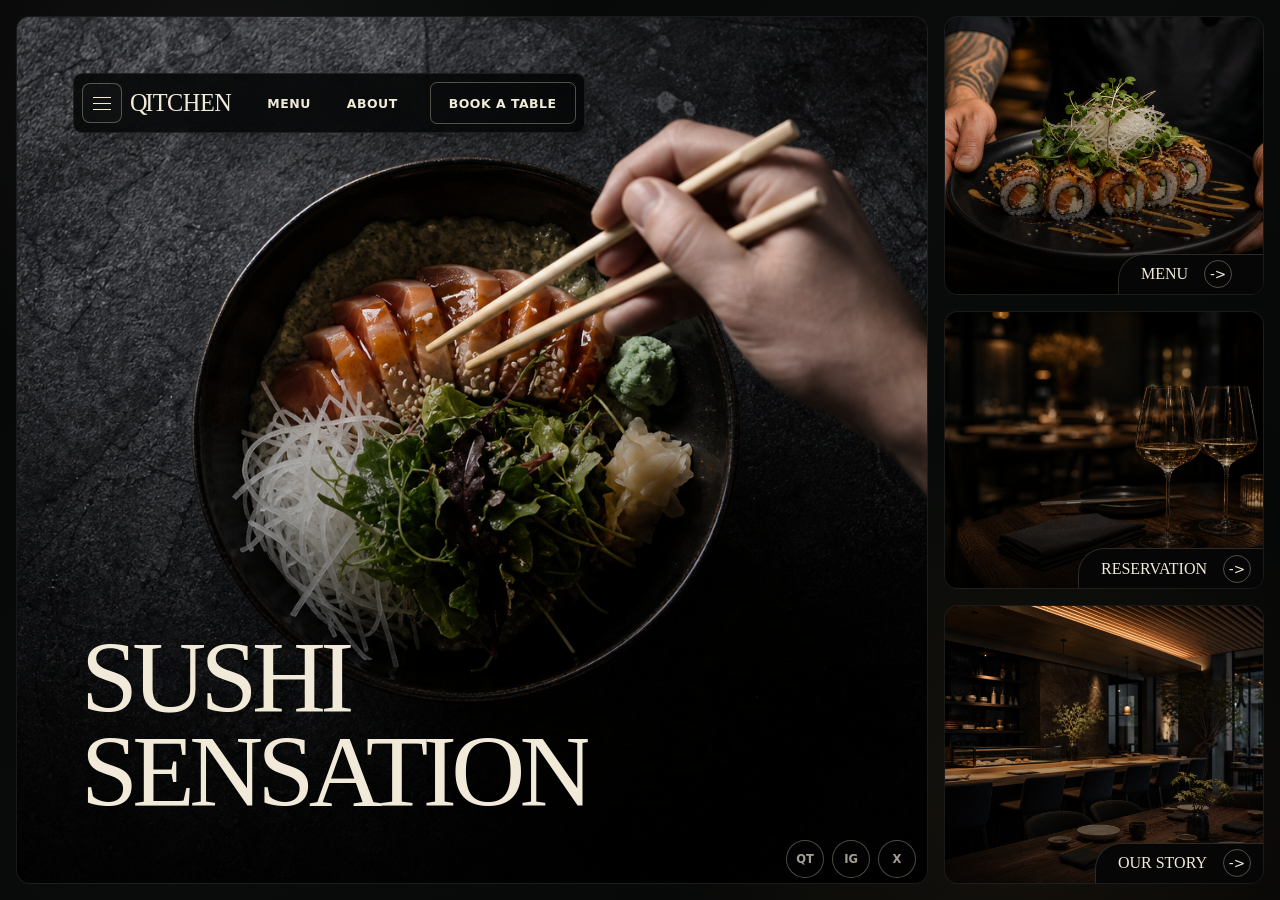
<file: outputs/qitchen-site/index.html>
<!doctype html>
<html lang="en">
  <head>
    <meta charset="utf-8">
    <meta name="viewport" content="width=device-width, initial-scale=1">
    <title>Qitchen - Sushi Restaurant</title>
    <meta name="description" content="A dark editorial sushi restaurant website inspired by the Qitchen Framer template.">
    <link rel="stylesheet" href="styles.css">
  </head>
  <body>
    <main class="site-shell home-layout">
      <section class="media-panel home-hero" aria-label="Qitchen sushi sensation">
        <header class="topbar">
          <button class="menu-toggle" type="button" aria-label="Open navigation" aria-expanded="false"><span></span></button>
          <a class="brand" href="./" aria-label="Qitchen home">QITCHEN</a>
          <nav class="nav-links" aria-label="Primary navigation">
            <a href="menu/">Menu</a>
            <a href="about/">About</a>
            <a class="book-link" href="reservation/">Book a Table</a>
          </nav>
        </header>
        <img src="assets/hero-sushi.png" alt="Sushi bowl with chopsticks on dark stone">
        <h1 class="headline">Sushi<br>Sensation</h1>
      </section>

      <aside class="tile-rail" aria-label="Featured sections">
        <a class="tile" href="menu/">
          <img src="assets/rolls-plated.png" alt="Chef presenting sushi rolls on a black plate">
          <span class="tile-label">Menu <span>-></span></span>
        </a>
        <a class="tile" href="reservation/">
          <img src="assets/reservation-table.png" alt="Fine dining table with wine glasses">
          <span class="tile-label">Reservation <span>-></span></span>
        </a>
        <a class="tile" href="about/">
          <img src="assets/restaurant-interior.png" alt="Modern sushi restaurant interior">
          <span class="tile-label">Our Story <span>-></span></span>
        </a>
      </aside>
    </main>

    <div class="social-dock" aria-label="Social links">
      <a href="#" aria-label="Qitchen profile">QT</a>
      <a href="#" aria-label="Instagram">IG</a>
      <a href="#" aria-label="Close">X</a>
    </div>
    <script src="script.js"></script>
  </body>
</html>
</file>
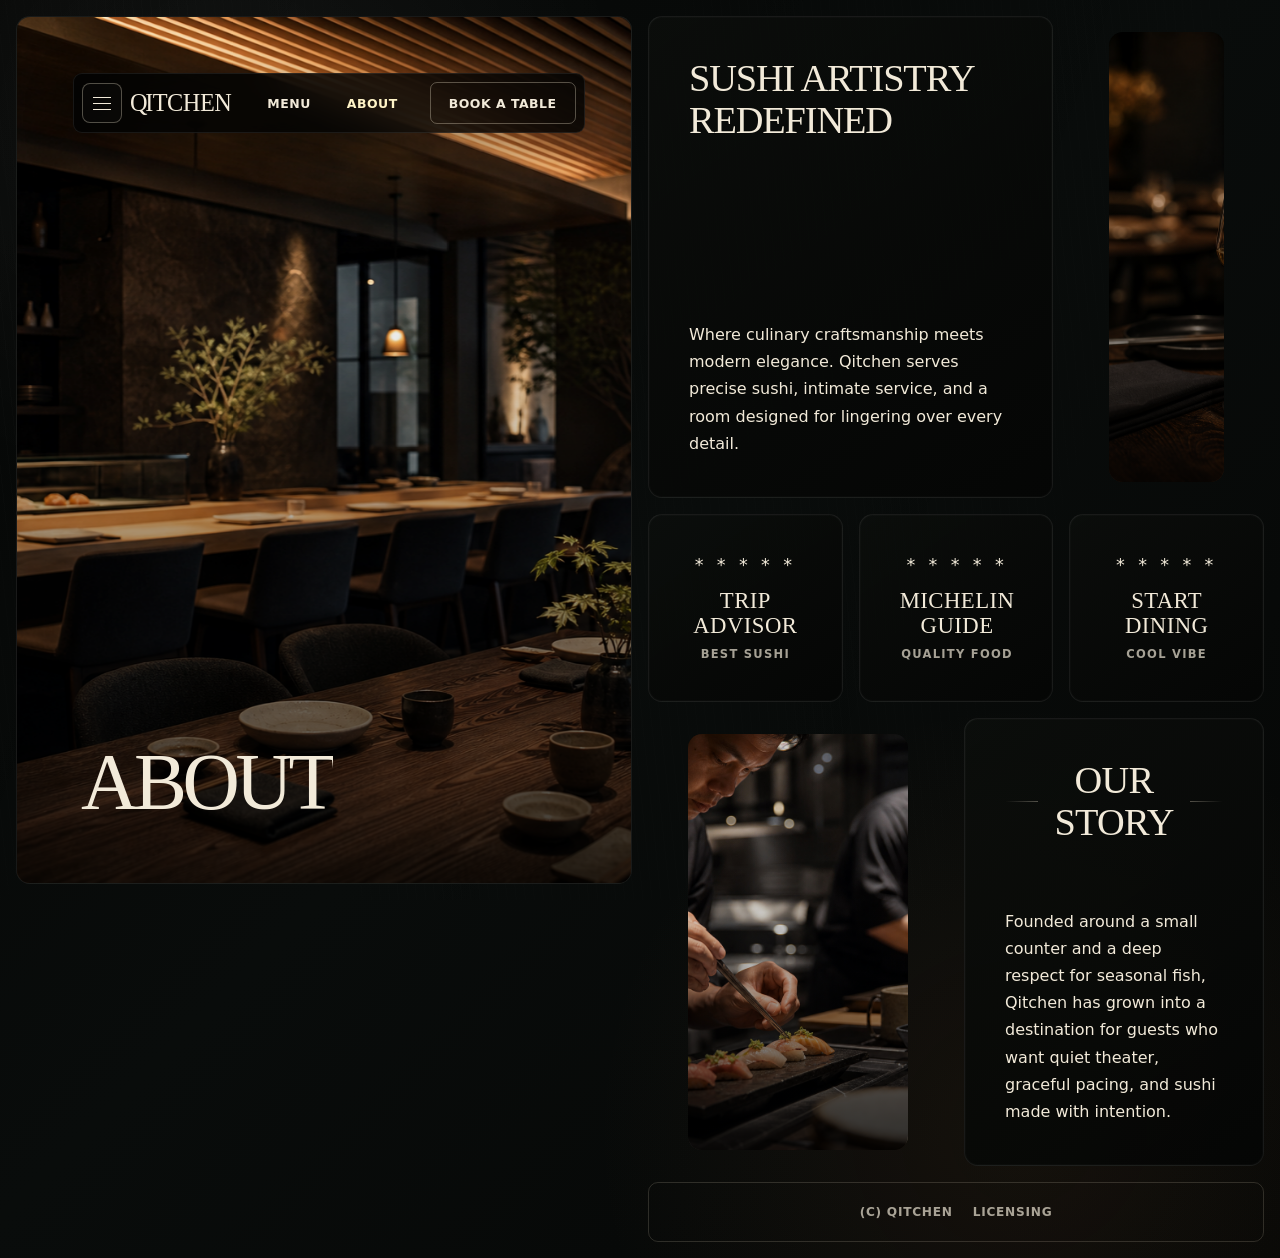
<file: outputs/qitchen-site/about/index.html>
<!doctype html>
<html lang="en">
  <head>
    <meta charset="utf-8">
    <meta name="viewport" content="width=device-width, initial-scale=1">
    <title>About - Qitchen</title>
    <meta name="description" content="Learn about Qitchen's modern sushi craft, awards, and story.">
    <link rel="stylesheet" href="../styles.css">
  </head>
  <body>
    <main class="site-shell about-layout">
      <section class="media-panel side-hero" aria-label="About Qitchen">
        <header class="topbar">
          <button class="menu-toggle" type="button" aria-label="Open navigation" aria-expanded="false"><span></span></button>
          <a class="brand" href="../" aria-label="Qitchen home">QITCHEN</a>
          <nav class="nav-links" aria-label="Primary navigation">
            <a href="../menu/">Menu</a>
            <a href="../about/" aria-current="page">About</a>
            <a class="book-link" href="../reservation/">Book a Table</a>
          </nav>
        </header>
        <img src="../assets/restaurant-interior.png" alt="Warm modern sushi restaurant interior">
        <h1 class="headline">About</h1>
      </section>

      <section class="about-board" aria-label="Qitchen story">
        <article class="info-card">
          <h1>Sushi Artistry Redefined</h1>
          <p>Where culinary craftsmanship meets modern elegance. Qitchen serves precise sushi, intimate service, and a room designed for lingering over every detail.</p>
        </article>

        <figure class="image-card tall">
          <img src="../assets/reservation-table.png" alt="Wine glasses on an intimate dining table">
        </figure>

        <article class="award-card">
          <div class="stars">* * * * *</div>
          <strong>Trip Advisor</strong>
          <span>Best Sushi</span>
        </article>
        <article class="award-card">
          <div class="stars">* * * * *</div>
          <strong>Michelin Guide</strong>
          <span>Quality Food</span>
        </article>
        <article class="award-card">
          <div class="stars">* * * * *</div>
          <strong>Start Dining</strong>
          <span>Cool Vibe</span>
        </article>

        <figure class="image-card story-image">
          <img src="../assets/chef-prep.png" alt="Chefs plating sushi in a dark kitchen">
        </figure>

        <article class="story-card">
          <h2 class="ornament-title">Our Story</h2>
          <p>Founded around a small counter and a deep respect for seasonal fish, Qitchen has grown into a destination for guests who want quiet theater, graceful pacing, and sushi made with intention.</p>
        </article>

        <footer class="footer-card">
          <span>(C) Qitchen</span>
          <span>Licensing</span>
        </footer>
      </section>
    </main>
    <script src="../script.js"></script>
  </body>
</html>
</file>
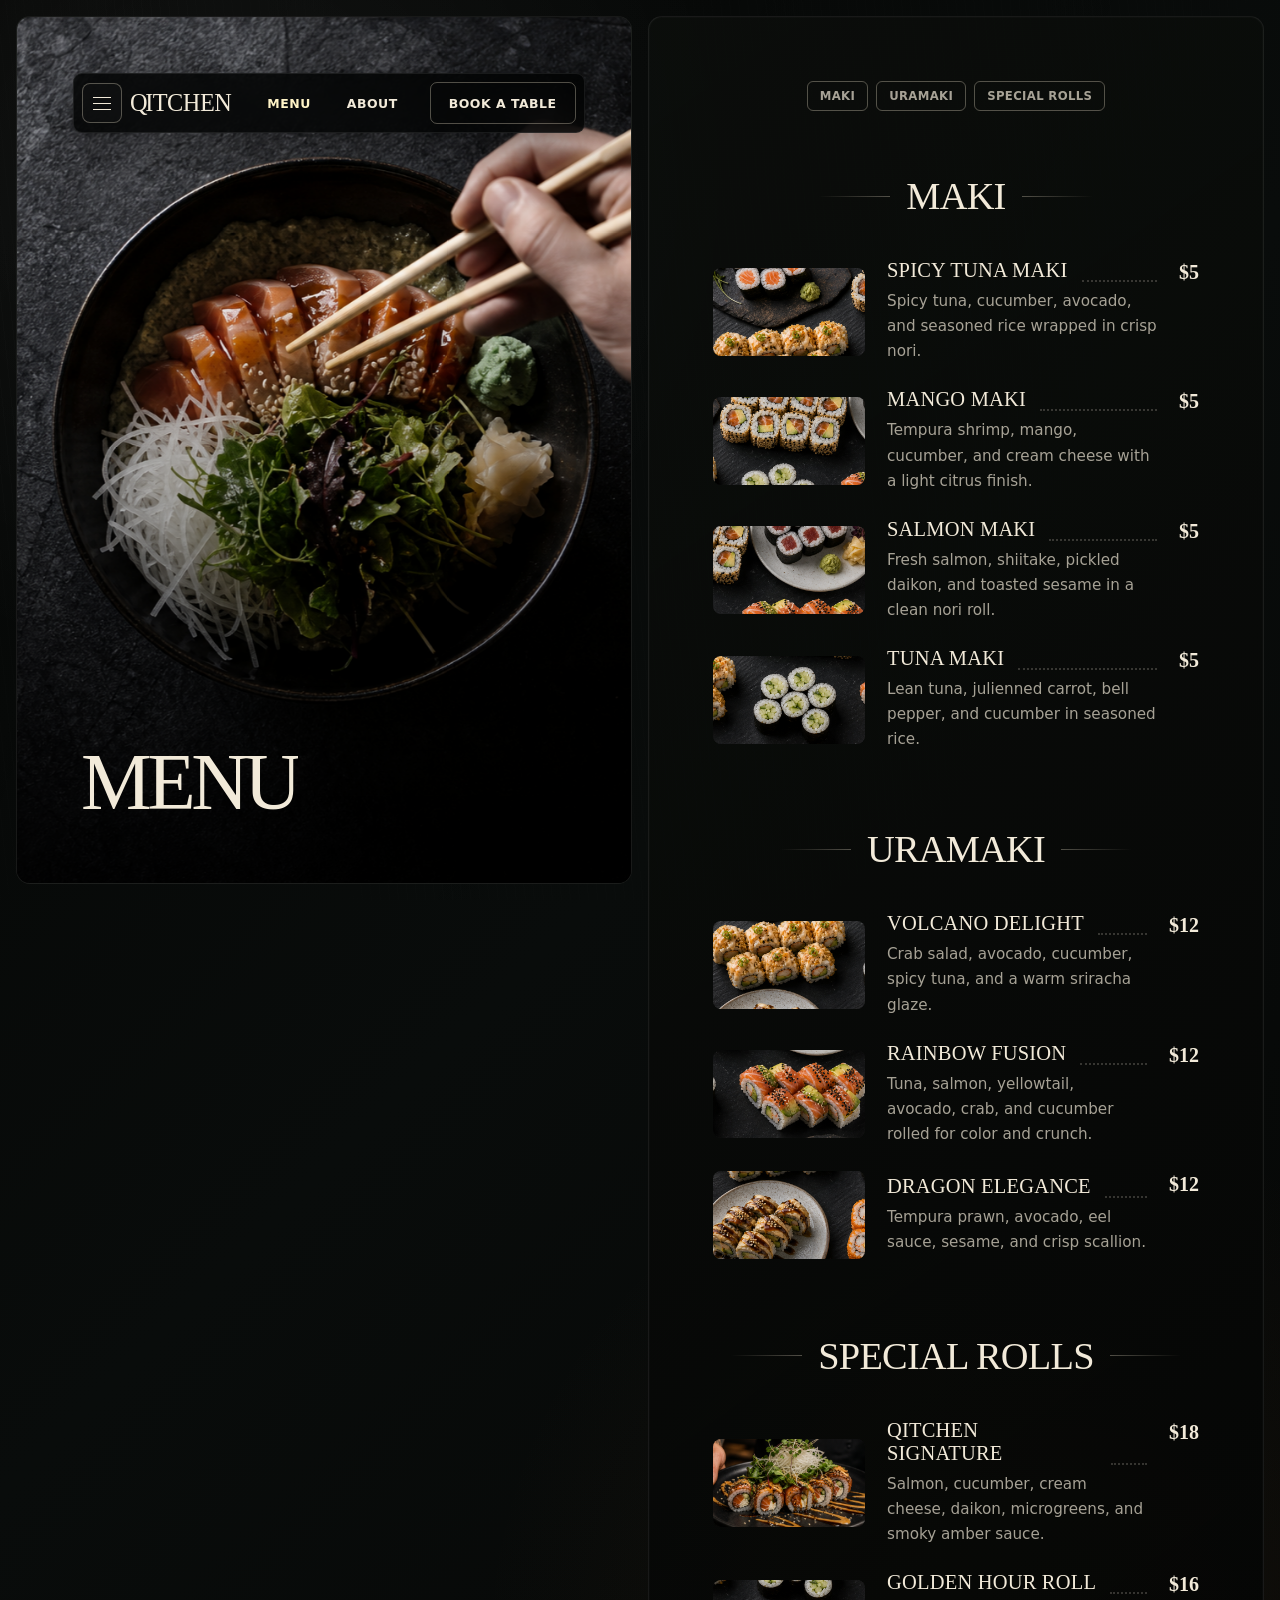
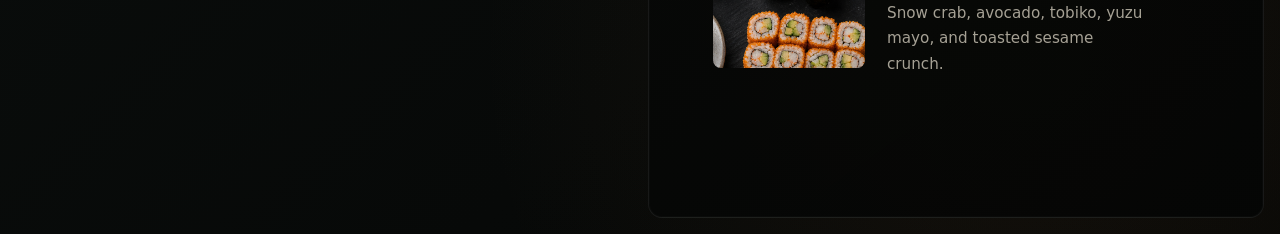
<file: outputs/qitchen-site/menu/index.html>
<!doctype html>
<html lang="en">
  <head>
    <meta charset="utf-8">
    <meta name="viewport" content="width=device-width, initial-scale=1">
    <title>Menu - Qitchen</title>
    <meta name="description" content="Explore maki, uramaki, and special rolls from Qitchen.">
    <link rel="stylesheet" href="../styles.css">
  </head>
  <body>
    <main class="site-shell page-layout">
      <section class="media-panel side-hero" aria-label="Qitchen menu">
        <header class="topbar">
          <button class="menu-toggle" type="button" aria-label="Open navigation" aria-expanded="false"><span></span></button>
          <a class="brand" href="../" aria-label="Qitchen home">QITCHEN</a>
          <nav class="nav-links" aria-label="Primary navigation">
            <a href="../menu/" aria-current="page">Menu</a>
            <a href="../about/">About</a>
            <a class="book-link" href="../reservation/">Book a Table</a>
          </nav>
        </header>
        <img src="../assets/hero-sushi.png" alt="Sushi bowl with chopsticks on dark stone">
        <h1 class="headline">Menu</h1>
      </section>

      <section class="content-panel">
        <nav class="section-tabs" aria-label="Menu categories">
          <a href="#maki">Maki</a>
          <a href="#uramaki">Uramaki</a>
          <a href="#special-rolls">Special Rolls</a>
        </nav>

        <section class="menu-group" id="maki">
          <h2 class="ornament-title">Maki</h2>
          <div class="menu-list">
            <article class="menu-item">
              <div class="menu-thumb"><img src="../assets/sushi-assortment.png" style="--origin: 7% 13%" alt="Salmon maki on slate"></div>
              <div class="menu-copy">
                <h3>Spicy Tuna Maki</h3>
                <p>Spicy tuna, cucumber, avocado, and seasoned rice wrapped in crisp nori.</p>
              </div>
              <strong class="price">$5</strong>
            </article>
            <article class="menu-item">
              <div class="menu-thumb"><img src="../assets/sushi-assortment.png" style="--origin: 55% 12%" alt="Uramaki pieces with sesame"></div>
              <div class="menu-copy">
                <h3>Mango Maki</h3>
                <p>Tempura shrimp, mango, cucumber, and cream cheese with a light citrus finish.</p>
              </div>
              <strong class="price">$5</strong>
            </article>
            <article class="menu-item">
              <div class="menu-thumb"><img src="../assets/sushi-assortment.png" style="--origin: 91% 12%" alt="Tuna maki on a white plate"></div>
              <div class="menu-copy">
                <h3>Salmon Maki</h3>
                <p>Fresh salmon, shiitake, pickled daikon, and toasted sesame in a clean nori roll.</p>
              </div>
              <strong class="price">$5</strong>
            </article>
            <article class="menu-item">
              <div class="menu-thumb"><img src="../assets/sushi-assortment.png" style="--origin: 48% 47%" alt="Cucumber maki pieces"></div>
              <div class="menu-copy">
                <h3>Tuna Maki</h3>
                <p>Lean tuna, julienned carrot, bell pepper, and cucumber in seasoned rice.</p>
              </div>
              <strong class="price">$5</strong>
            </article>
          </div>
        </section>

        <section class="menu-group" id="uramaki">
          <h2 class="ornament-title">Uramaki</h2>
          <div class="menu-list">
            <article class="menu-item">
              <div class="menu-thumb"><img src="../assets/sushi-assortment.png" style="--origin: 8% 51%" alt="Sauced uramaki with garnish"></div>
              <div class="menu-copy">
                <h3>Volcano Delight</h3>
                <p>Crab salad, avocado, cucumber, spicy tuna, and a warm sriracha glaze.</p>
              </div>
              <strong class="price">$12</strong>
            </article>
            <article class="menu-item">
              <div class="menu-thumb"><img src="../assets/sushi-assortment.png" style="--origin: 92% 50%" alt="Salmon avocado roll pieces"></div>
              <div class="menu-copy">
                <h3>Rainbow Fusion</h3>
                <p>Tuna, salmon, yellowtail, avocado, crab, and cucumber rolled for color and crunch.</p>
              </div>
              <strong class="price">$12</strong>
            </article>
            <article class="menu-item">
              <div class="menu-thumb"><img src="../assets/sushi-assortment.png" style="--origin: 9% 88%" alt="Glazed dragon roll on plate"></div>
              <div class="menu-copy">
                <h3>Dragon Elegance</h3>
                <p>Tempura prawn, avocado, eel sauce, sesame, and crisp scallion.</p>
              </div>
              <strong class="price">$12</strong>
            </article>
          </div>
        </section>

        <section class="menu-group" id="special-rolls">
          <h2 class="ornament-title">Special Rolls</h2>
          <div class="menu-list">
            <article class="menu-item">
              <div class="menu-thumb"><img src="../assets/rolls-plated.png" style="--zoom: 1.6; --origin: 50% 62%" alt="Signature salmon rolls on a black plate"></div>
              <div class="menu-copy">
                <h3>Qitchen Signature</h3>
                <p>Salmon, cucumber, cream cheese, daikon, microgreens, and smoky amber sauce.</p>
              </div>
              <strong class="price">$18</strong>
            </article>
            <article class="menu-item">
              <div class="menu-thumb"><img src="../assets/sushi-assortment.png" style="--origin: 47% 85%" alt="Orange tobiko roll set"></div>
              <div class="menu-copy">
                <h3>Golden Hour Roll</h3>
                <p>Snow crab, avocado, tobiko, yuzu mayo, and toasted sesame crunch.</p>
              </div>
              <strong class="price">$16</strong>
            </article>
          </div>
        </section>
      </section>
    </main>
    <script src="../script.js"></script>
  </body>
</html>
</file>
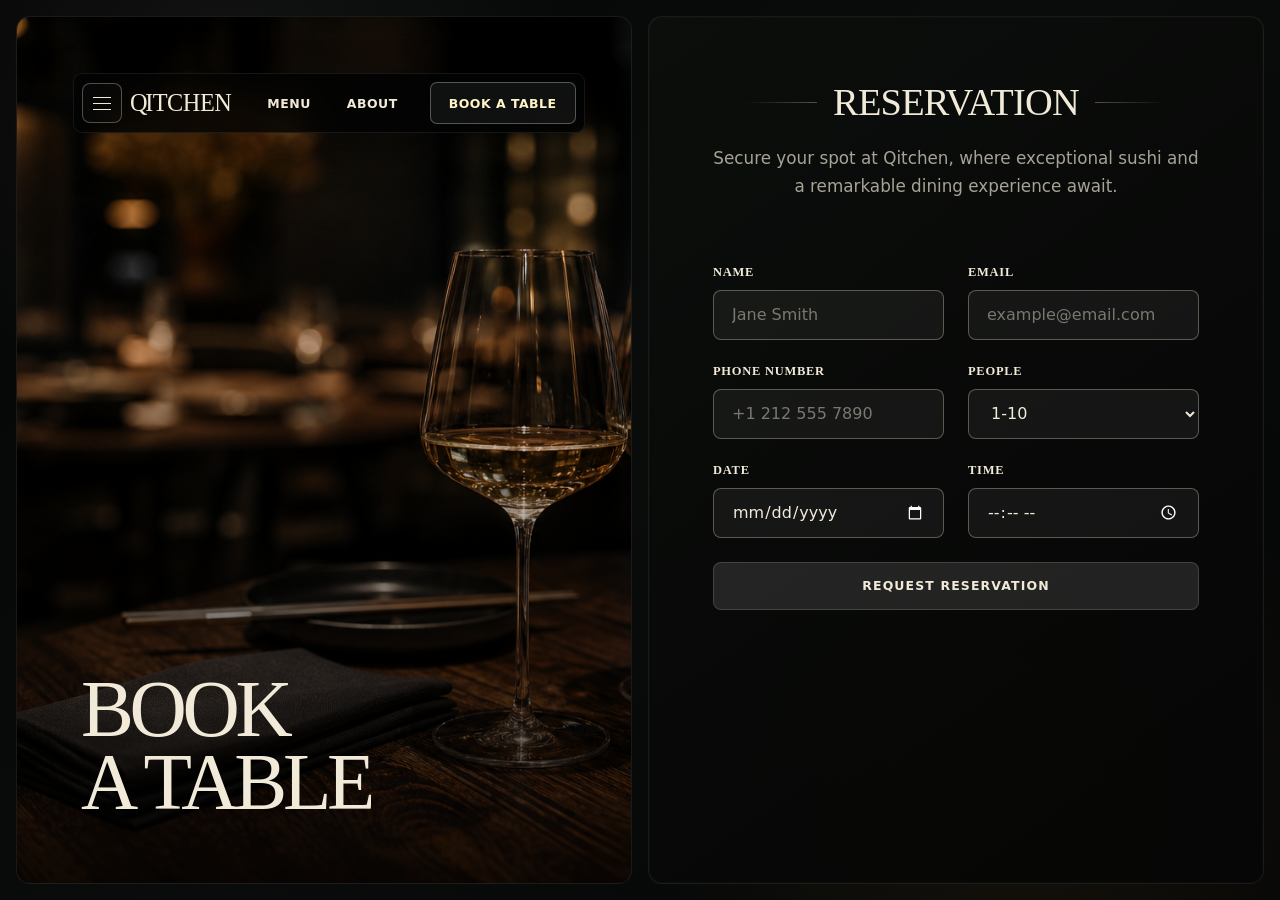
<file: outputs/qitchen-site/reservation/index.html>
<!doctype html>
<html lang="en">
  <head>
    <meta charset="utf-8">
    <meta name="viewport" content="width=device-width, initial-scale=1">
    <title>Reservation - Qitchen</title>
    <meta name="description" content="Book a table at Qitchen.">
    <link rel="stylesheet" href="../styles.css">
  </head>
  <body>
    <main class="site-shell page-layout">
      <section class="media-panel side-hero" aria-label="Book a table at Qitchen">
        <header class="topbar">
          <button class="menu-toggle" type="button" aria-label="Open navigation" aria-expanded="false"><span></span></button>
          <a class="brand" href="../" aria-label="Qitchen home">QITCHEN</a>
          <nav class="nav-links" aria-label="Primary navigation">
            <a href="../menu/">Menu</a>
            <a href="../about/">About</a>
            <a class="book-link" href="../reservation/" aria-current="page">Book a Table</a>
          </nav>
        </header>
        <img src="../assets/reservation-table.png" alt="Wine glasses and dark linen on a wood table">
        <h1 class="headline">Book<br>A Table</h1>
      </section>

      <section class="content-panel reservation-panel">
        <div class="reservation-inner">
          <h1 class="ornament-title">Reservation</h1>
          <p class="reservation-lede">Secure your spot at Qitchen, where exceptional sushi and a remarkable dining experience await.</p>

          <form class="reservation-form" data-reservation-form>
            <div class="field">
              <label for="name">Name</label>
              <input id="name" name="name" type="text" placeholder="Jane Smith" required>
            </div>

            <div class="field">
              <label for="email">Email</label>
              <input id="email" name="email" type="email" placeholder="example@email.com" required>
            </div>

            <div class="field">
              <label for="phone">Phone Number</label>
              <input id="phone" name="phone" type="tel" placeholder="+1 212 555 7890" required>
            </div>

            <div class="field">
              <label for="people">People</label>
              <select id="people" name="people" required>
                <option value="">1-10</option>
                <option>1 person</option>
                <option>2 people</option>
                <option>3 people</option>
                <option>4 people</option>
                <option>5 people</option>
                <option>6 people</option>
                <option>7-10 people</option>
              </select>
            </div>

            <div class="field">
              <label for="date">Date</label>
              <input id="date" name="date" type="date" required>
            </div>

            <div class="field">
              <label for="time">Time</label>
              <input id="time" name="time" type="time" required>
            </div>

            <button class="form-button" type="submit">Request Reservation</button>
            <p class="submit-status" data-submit-status aria-live="polite"></p>
          </form>
        </div>
      </section>
    </main>
    <script src="../script.js"></script>
  </body>
</html>
</file>
<file: outputs/qitchen-site/styles.css>
:root {
  color-scheme: dark;
  --bg: #050605;
  --panel: #080908;
  --panel-soft: rgba(11, 12, 11, 0.82);
  --line: rgba(239, 229, 206, 0.16);
  --line-bright: rgba(239, 229, 206, 0.32);
  --cream: #f2ead9;
  --muted: rgba(242, 234, 217, 0.68);
  --dim: rgba(242, 234, 217, 0.46);
  --gold: #d7c59a;
  --wood: #9d6a3c;
  --radius: 14px;
  --sans: Inter, ui-sans-serif, system-ui, -apple-system, BlinkMacSystemFont, "Segoe UI", sans-serif;
  --serif: Georgia, "Times New Roman", serif;
}

* {
  box-sizing: border-box;
}

html {
  background: var(--bg);
  scroll-behavior: smooth;
}

@keyframes pageGlow {
  from {
    opacity: 0;
  }

  to {
    opacity: 1;
  }
}

@keyframes veilOut {
  0% {
    transform: translateY(0);
  }

  100% {
    transform: translateY(-102%);
  }
}

@keyframes imageSettle {
  0% {
    filter: blur(6px) brightness(0.64);
    transform: scale(1.08);
  }

  100% {
    filter: blur(0) brightness(1);
    transform: scale(1);
  }
}

@keyframes riseIn {
  0% {
    opacity: 0;
    transform: translateY(28px);
  }

  100% {
    opacity: 1;
    transform: translateY(0);
  }
}

@keyframes titleIn {
  0% {
    opacity: 0;
    clip-path: inset(100% 0 0 0);
    transform: translateY(52px);
  }

  100% {
    opacity: 1;
    clip-path: inset(0 0 0 0);
    transform: translateY(0);
  }
}

@keyframes navIn {
  0% {
    opacity: 0;
    transform: translateY(-12px) scale(0.98);
  }

  100% {
    opacity: 1;
    transform: translateY(0) scale(1);
  }
}

@keyframes lineIn {
  from {
    opacity: 0;
    transform: scaleX(0);
  }

  to {
    opacity: 1;
    transform: scaleX(1);
  }
}

body {
  min-width: 320px;
  margin: 0;
  color: var(--cream);
  font-family: var(--sans);
  background:
    radial-gradient(circle at 18% 10%, rgba(255, 255, 255, 0.05), transparent 26%),
    radial-gradient(circle at 80% 90%, rgba(157, 106, 60, 0.10), transparent 28%),
    linear-gradient(135deg, #050605 0%, #090c0b 48%, #050605 100%);
  animation: pageGlow 700ms ease both;
}

body::before {
  position: fixed;
  inset: 0;
  z-index: -2;
  pointer-events: none;
  content: "";
  opacity: 0.28;
  background-image:
    linear-gradient(110deg, rgba(255, 255, 255, 0.04), transparent 28%, rgba(255, 255, 255, 0.02) 56%, transparent),
    repeating-linear-gradient(84deg, rgba(255, 255, 255, 0.018) 0 1px, transparent 1px 9px);
}

a {
  color: inherit;
  text-decoration: none;
}

img {
  display: block;
  max-width: 100%;
}

button,
input,
select {
  font: inherit;
}

.site-shell {
  width: 100%;
  min-height: 100vh;
  padding: 16px;
}

.topbar {
  position: absolute;
  z-index: 20;
  top: 56px;
  left: 56px;
  display: flex;
  align-items: center;
  gap: 8px;
  min-height: 58px;
  padding: 8px;
  border: 1px solid rgba(255, 255, 255, 0.08);
  border-radius: 9px;
  background: rgba(2, 3, 3, 0.84);
  box-shadow: 0 16px 46px rgba(0, 0, 0, 0.36);
  backdrop-filter: blur(18px);
  animation: navIn 760ms cubic-bezier(0.22, 1, 0.36, 1) 260ms both;
}

.menu-toggle {
  position: relative;
  display: grid;
  width: 40px;
  height: 40px;
  padding: 0;
  border: 1px solid var(--line-bright);
  border-radius: 8px;
  color: var(--cream);
  cursor: pointer;
  place-items: center;
  background: rgba(255, 255, 255, 0.02);
}

.menu-toggle span,
.menu-toggle::before,
.menu-toggle::after {
  display: block;
  width: 18px;
  height: 1px;
  background: currentColor;
  content: "";
  transition: transform 180ms ease, opacity 180ms ease;
}

.menu-toggle::before {
  position: absolute;
  transform: translateY(-6px);
}

.menu-toggle::after {
  position: absolute;
  transform: translateY(6px);
}

.topbar.is-open .menu-toggle span {
  opacity: 0;
}

.topbar.is-open .menu-toggle::before {
  transform: rotate(45deg);
}

.topbar.is-open .menu-toggle::after {
  transform: rotate(-45deg);
}

.brand {
  padding: 0 16px 0 0;
  font-family: var(--serif);
  font-size: clamp(1.45rem, 1.9vw, 1.9rem);
  letter-spacing: -0.02em;
  line-height: 1;
  white-space: nowrap;
}

.brand::first-letter {
  letter-spacing: -0.1em;
}

.nav-links {
  display: flex;
  align-items: center;
  gap: 12px;
}

.nav-links a {
  display: inline-flex;
  align-items: center;
  min-height: 42px;
  padding: 0 12px;
  border-radius: 7px;
  color: var(--cream);
  font-size: 0.78rem;
  font-weight: 700;
  letter-spacing: 0.04em;
  text-transform: uppercase;
  transition: color 180ms ease, background 180ms ease, border-color 180ms ease, transform 180ms ease;
}

.nav-links a:hover,
.nav-links a[aria-current="page"] {
  color: #fff4c7;
}

.nav-links a:hover {
  transform: translateY(-1px);
}

.nav-links .book-link {
  margin-left: 8px;
  padding: 0 18px;
  border: 1px solid var(--line-bright);
}

.nav-links .book-link:hover,
.nav-links .book-link[aria-current="page"] {
  background: rgba(255, 255, 255, 0.06);
}

.media-panel,
.content-panel,
.tile,
.info-card,
.award-card,
.story-card {
  border: 1px solid rgba(255, 255, 255, 0.075);
  border-radius: var(--radius);
  background: linear-gradient(145deg, rgba(12, 14, 12, 0.90), rgba(5, 6, 5, 0.94));
  box-shadow: inset 0 0 0 1px rgba(255, 255, 255, 0.015);
}

.media-panel {
  position: relative;
  overflow: hidden;
  min-height: 360px;
  animation: riseIn 760ms cubic-bezier(0.22, 1, 0.36, 1) both;
}

.media-panel img,
.tile img,
.image-card img {
  width: 100%;
  height: 100%;
  object-fit: cover;
  transform: scale(1);
  transition: transform 900ms cubic-bezier(0.22, 1, 0.36, 1), filter 600ms ease;
}

.media-panel img {
  animation: imageSettle 1500ms cubic-bezier(0.22, 1, 0.36, 1) 120ms both;
}

.media-panel::before,
.tile::before,
.image-card::before {
  position: absolute;
  inset: -1px;
  z-index: 4;
  pointer-events: none;
  content: "";
  background: linear-gradient(180deg, #050605, #080908);
  animation: veilOut 980ms cubic-bezier(0.77, 0, 0.18, 1) 260ms both;
}

.media-panel::after,
.tile::after,
.image-card::after {
  position: absolute;
  inset: 0;
  z-index: 1;
  pointer-events: none;
  content: "";
  background: linear-gradient(180deg, rgba(0, 0, 0, 0.02) 32%, rgba(0, 0, 0, 0.78) 100%);
}

.headline {
  position: absolute;
  z-index: 2;
  left: clamp(32px, 5vw, 66px);
  bottom: clamp(32px, 5vw, 68px);
  max-width: 780px;
  margin: 0;
  font-family: var(--serif);
  font-size: clamp(4rem, 8vw, 7.4rem);
  font-weight: 400;
  letter-spacing: -0.055em;
  line-height: 0.92;
  text-transform: uppercase;
  animation: titleIn 980ms cubic-bezier(0.22, 1, 0.36, 1) 640ms both;
}

.home-layout {
  display: grid;
  grid-template-columns: minmax(0, 1fr) minmax(270px, 25vw);
  gap: 16px;
  min-height: calc(100vh - 32px);
}

.home-hero {
  min-height: calc(100vh - 32px);
}

.home-hero img {
  object-position: 52% 50%;
}

.tile-rail {
  display: grid;
  grid-template-rows: repeat(3, minmax(0, 1fr));
  gap: 16px;
  min-height: calc(100vh - 32px);
}

.tile {
  position: relative;
  overflow: hidden;
  min-height: 180px;
  transform-origin: center;
  transition: transform 360ms cubic-bezier(0.22, 1, 0.36, 1), border-color 240ms ease, box-shadow 240ms ease;
  animation: riseIn 820ms cubic-bezier(0.22, 1, 0.36, 1) both;
}

.tile:nth-child(1) {
  animation-delay: 180ms;
}

.tile:nth-child(2) {
  animation-delay: 310ms;
}

.tile:nth-child(3) {
  animation-delay: 440ms;
}

.tile:hover {
  border-color: rgba(242, 234, 217, 0.32);
  box-shadow: 0 22px 70px rgba(0, 0, 0, 0.34);
  transform: translateY(-4px);
}

.tile:hover img,
.image-card:hover img {
  filter: brightness(1.08);
  transform: scale(1.045);
}

.tile-label {
  position: absolute;
  right: 0;
  bottom: 0;
  z-index: 2;
  display: inline-flex;
  align-items: center;
  gap: 16px;
  min-width: 145px;
  min-height: 40px;
  padding: 0 12px 0 22px;
  border-top: 1px solid var(--line);
  border-left: 1px solid var(--line);
  border-top-left-radius: 26px;
  background: #050605;
  font-family: var(--serif);
  font-size: 1rem;
  text-transform: uppercase;
  transition: min-width 260ms ease, padding 260ms ease, color 180ms ease;
}

.tile:hover .tile-label {
  min-width: 158px;
  color: #fff4c7;
}

.tile-label span:last-child {
  display: grid;
  width: 28px;
  height: 28px;
  border: 1px solid var(--line-bright);
  border-radius: 50%;
  place-items: center;
  font-family: var(--sans);
  font-size: 0.85rem;
}

.page-layout {
  display: grid;
  grid-template-columns: minmax(420px, 1fr) minmax(480px, 1fr);
  gap: 16px;
  align-items: start;
}

.side-hero {
  position: sticky;
  top: 16px;
  height: calc(100vh - 32px);
}

.side-hero .headline {
  max-width: 530px;
  font-size: clamp(4.8rem, 6.2vw, 7.1rem);
}

.content-panel {
  min-height: calc(100vh - 32px);
  padding: clamp(38px, 5vw, 64px);
  animation: riseIn 820ms cubic-bezier(0.22, 1, 0.36, 1) 120ms both;
}

.section-tabs {
  display: flex;
  flex-wrap: wrap;
  justify-content: center;
  gap: 8px;
  margin-bottom: 64px;
}

.section-tabs a,
.pill {
  display: inline-flex;
  min-height: 30px;
  align-items: center;
  padding: 0 12px;
  border: 1px solid var(--line-bright);
  border-radius: 6px;
  color: var(--muted);
  font-size: 0.73rem;
  font-weight: 800;
  letter-spacing: 0.03em;
  text-transform: uppercase;
  transition: color 180ms ease, border-color 180ms ease, transform 180ms ease, background 180ms ease;
}

.section-tabs a:hover {
  border-color: rgba(242, 234, 217, 0.56);
  color: var(--cream);
  background: rgba(255, 255, 255, 0.055);
  transform: translateY(-1px);
}

.ornament-title {
  display: flex;
  align-items: center;
  justify-content: center;
  gap: 16px;
  margin: 0 0 42px;
  font-family: var(--serif);
  font-size: clamp(2rem, 3vw, 2.55rem);
  font-weight: 400;
  letter-spacing: -0.02em;
  line-height: 1.1;
  text-align: center;
  text-transform: uppercase;
}

.ornament-title::before,
.ornament-title::after {
  width: min(72px, 16vw);
  height: 1px;
  background: linear-gradient(90deg, transparent, var(--line-bright));
  content: "";
  transform-origin: right;
  animation: lineIn 720ms cubic-bezier(0.22, 1, 0.36, 1) 360ms both;
}

.ornament-title::after {
  background: linear-gradient(90deg, var(--line-bright), transparent);
  transform-origin: left;
}

.menu-group {
  margin-bottom: 76px;
}

.menu-list {
  display: grid;
  gap: 24px;
}

.menu-item {
  display: grid;
  grid-template-columns: 152px minmax(0, 1fr) auto;
  gap: 22px;
  align-items: center;
  animation: riseIn 720ms cubic-bezier(0.22, 1, 0.36, 1) both;
}

.menu-item:nth-child(1) {
  animation-delay: 120ms;
}

.menu-item:nth-child(2) {
  animation-delay: 210ms;
}

.menu-item:nth-child(3) {
  animation-delay: 300ms;
}

.menu-item:nth-child(4) {
  animation-delay: 390ms;
}

.menu-thumb {
  overflow: hidden;
  height: 88px;
  border-radius: 8px;
  background: #111;
}

.menu-thumb img {
  width: 100%;
  height: 100%;
  object-fit: cover;
  transform: scale(var(--zoom, 2.8));
  transform-origin: var(--origin, center);
  transition: transform 600ms cubic-bezier(0.22, 1, 0.36, 1), filter 260ms ease;
}

.menu-item:hover .menu-thumb img {
  filter: brightness(1.12);
  transform: scale(calc(var(--zoom, 2.8) + 0.14));
}

.menu-copy h3 {
  display: grid;
  grid-template-columns: auto minmax(36px, 1fr);
  gap: 14px;
  align-items: end;
  margin: 0 0 7px;
  font-family: var(--serif);
  font-size: 1.28rem;
  font-weight: 400;
  letter-spacing: 0.01em;
  text-transform: uppercase;
}

.menu-copy h3::after {
  height: 1px;
  border-bottom: 2px dotted rgba(242, 234, 217, 0.20);
  content: "";
}

.menu-copy p {
  max-width: 480px;
  margin: 0;
  color: var(--muted);
  font-size: 0.95rem;
  line-height: 1.65;
}

.price {
  align-self: start;
  padding-top: 2px;
  font-family: var(--serif);
  font-size: 1.25rem;
}

.about-layout {
  display: grid;
  grid-template-columns: minmax(420px, 1fr) minmax(560px, 1fr);
  gap: 16px;
}

.about-board {
  display: grid;
  grid-template-columns: repeat(6, 1fr);
  gap: 16px;
}

.info-card,
.award-card,
.story-card {
  padding: clamp(28px, 4vw, 40px);
  animation: riseIn 760ms cubic-bezier(0.22, 1, 0.36, 1) both;
}

.info-card {
  grid-column: span 4;
  min-height: 450px;
  display: flex;
  flex-direction: column;
  justify-content: space-between;
}

.info-card h1 {
  max-width: 360px;
  margin: 0;
  font-family: var(--serif);
  font-size: clamp(2.1rem, 3vw, 3rem);
  font-weight: 400;
  letter-spacing: -0.03em;
  line-height: 1.1;
  text-transform: uppercase;
}

.info-card p,
.story-card p {
  max-width: 430px;
  margin: 0;
  color: var(--cream);
  font-size: 1rem;
  line-height: 1.7;
}

.image-card {
  position: relative;
  overflow: hidden;
  min-height: 300px;
  border-radius: var(--radius);
  animation: riseIn 760ms cubic-bezier(0.22, 1, 0.36, 1) both;
}

.about-board > *:nth-child(1) {
  animation-delay: 80ms;
}

.about-board > *:nth-child(2) {
  animation-delay: 180ms;
}

.about-board > *:nth-child(3) {
  animation-delay: 260ms;
}

.about-board > *:nth-child(4) {
  animation-delay: 340ms;
}

.about-board > *:nth-child(5) {
  animation-delay: 420ms;
}

.about-board > *:nth-child(6) {
  animation-delay: 500ms;
}

.about-board > *:nth-child(7) {
  animation-delay: 580ms;
}

.image-card.tall {
  grid-column: span 2;
  min-height: 450px;
}

.award-card {
  grid-column: span 2;
  min-height: 162px;
  display: grid;
  align-content: center;
  justify-items: center;
  text-align: center;
}

.stars {
  margin-bottom: 14px;
  color: var(--cream);
  font-size: 1.1rem;
  letter-spacing: 0.22em;
}

.award-card strong {
  display: block;
  font-family: var(--serif);
  font-size: 1.42rem;
  font-weight: 400;
  letter-spacing: 0.02em;
  line-height: 1.08;
  text-transform: uppercase;
}

.award-card span {
  display: block;
  margin-top: 9px;
  color: var(--muted);
  font-size: 0.72rem;
  font-weight: 800;
  letter-spacing: 0.11em;
  text-transform: uppercase;
}

.story-image {
  grid-column: span 3;
}

.story-card {
  grid-column: span 3;
  min-height: 448px;
  display: flex;
  flex-direction: column;
  justify-content: space-between;
}

.footer-card {
  grid-column: 1 / -1;
  display: flex;
  align-items: center;
  justify-content: center;
  gap: 20px;
  min-height: 60px;
  border: 1px solid var(--line);
  border-radius: 10px;
  color: var(--muted);
  font-size: 0.76rem;
  font-weight: 800;
  letter-spacing: 0.06em;
  text-transform: uppercase;
}

.reservation-panel {
  display: grid;
  place-items: start center;
  min-height: calc(100vh - 32px);
}

.reservation-inner {
  width: min(100%, 560px);
  margin: 0 auto;
}

.reservation-lede {
  max-width: 520px;
  margin: -20px auto 64px;
  color: var(--muted);
  font-size: 1.05rem;
  line-height: 1.65;
  text-align: center;
}

.reservation-form {
  display: grid;
  grid-template-columns: repeat(2, 1fr);
  gap: 24px;
}

.field {
  display: grid;
  gap: 10px;
}

.field label {
  font-family: var(--serif);
  font-size: 0.78rem;
  font-weight: 700;
  letter-spacing: 0.06em;
  text-transform: uppercase;
}

.field input,
.field select {
  width: 100%;
  height: 50px;
  border: 1px solid var(--line-bright);
  border-radius: 8px;
  color: var(--cream);
  background: rgba(255, 255, 255, 0.055);
  padding: 0 18px;
  outline: none;
  transition: border-color 180ms ease, box-shadow 180ms ease, background 180ms ease, transform 180ms ease;
}

.field input:focus,
.field select:focus {
  border-color: rgba(242, 234, 217, 0.62);
  background: rgba(255, 255, 255, 0.075);
  box-shadow: 0 0 0 3px rgba(215, 197, 154, 0.12);
  transform: translateY(-1px);
}

.field input::placeholder {
  color: var(--dim);
}

.form-button,
.submit-status {
  grid-column: 1 / -1;
}

.form-button {
  height: 48px;
  border: 1px solid var(--line);
  border-radius: 8px;
  color: var(--cream);
  cursor: pointer;
  background: rgba(255, 255, 255, 0.11);
  font-size: 0.78rem;
  font-weight: 900;
  letter-spacing: 0.09em;
  text-transform: uppercase;
  transition: transform 160ms ease, background 160ms ease;
}

.form-button:hover {
  transform: translateY(-1px);
  background: rgba(255, 255, 255, 0.18);
}

.submit-status {
  min-height: 22px;
  margin: 0;
  color: var(--gold);
  font-size: 0.9rem;
  text-align: center;
}

.social-dock {
  position: fixed;
  z-index: 25;
  right: calc(25vw + 44px);
  bottom: 22px;
  display: flex;
  gap: 8px;
}

.social-dock a {
  display: grid;
  width: 38px;
  height: 38px;
  border: 1px solid var(--line-bright);
  border-radius: 50%;
  color: var(--muted);
  place-items: center;
  font-size: 0.72rem;
  font-weight: 800;
  background: rgba(3, 4, 3, 0.72);
  backdrop-filter: blur(14px);
  transition: color 180ms ease, border-color 180ms ease, transform 180ms ease, background 180ms ease;
  animation: riseIn 620ms cubic-bezier(0.22, 1, 0.36, 1) 760ms both;
}

.social-dock a:hover {
  border-color: rgba(242, 234, 217, 0.55);
  color: var(--cream);
  background: rgba(255, 255, 255, 0.075);
  transform: translateY(-3px);
}

@media (prefers-reduced-motion: reduce) {
  *,
  *::before,
  *::after {
    scroll-behavior: auto !important;
    animation-duration: 1ms !important;
    animation-iteration-count: 1 !important;
    transition-duration: 1ms !important;
  }
}

@media (max-width: 1180px) {
  .home-layout,
  .page-layout,
  .about-layout {
    grid-template-columns: 1fr;
  }

  .home-layout,
  .tile-rail {
    min-height: auto;
  }

  .home-hero {
    min-height: min(760px, calc(100vh - 32px));
  }

  .tile-rail {
    grid-template-columns: repeat(3, 1fr);
    grid-template-rows: minmax(220px, 30vw);
  }

  .side-hero {
    position: relative;
    top: 0;
    height: min(760px, calc(100vh - 32px));
  }

  .content-panel {
    min-height: auto;
  }
}

@media (max-width: 820px) {
  .site-shell {
    padding: 12px;
  }

  .topbar {
    top: 32px;
    left: 32px;
    right: 32px;
    min-height: 58px;
  }

  .brand {
    flex: 1;
    padding-right: 6px;
  }

  .nav-links {
    position: static;
    display: flex;
    flex: 0 0 auto;
    margin-left: auto;
  }

  .topbar.is-open .nav-links {
    position: absolute;
    top: calc(100% + 8px);
    left: 0;
    right: 0;
    display: flex;
    flex-direction: column;
    align-items: stretch;
    margin-left: 0;
    padding: 10px;
    border: 1px solid var(--line);
    border-radius: 9px;
    background: rgba(2, 3, 3, 0.95);
  }

  .nav-links a,
  .nav-links .book-link {
    justify-content: center;
    margin: 0;
  }

  .nav-links a:not(.book-link) {
    display: none;
  }

  .topbar.is-open .nav-links a {
    display: inline-flex;
  }

  .nav-links .book-link {
    display: inline-flex;
  }

  .headline,
  .side-hero .headline {
    left: 32px;
    right: 32px;
    bottom: 36px;
    font-size: clamp(3.4rem, 15vw, 6rem);
    text-align: center;
  }

  .home-hero,
  .side-hero {
    height: auto;
    min-height: 520px;
  }

  .tile-rail {
    grid-template-columns: 1fr;
    grid-template-rows: repeat(3, 365px);
  }

  .content-panel {
    padding: 32px 24px;
  }

  .menu-item {
    grid-template-columns: 118px minmax(0, 1fr);
    gap: 16px;
  }

  .menu-thumb {
    height: 82px;
  }

  .price {
    grid-column: 2;
    justify-self: start;
    padding-top: 0;
  }

  .about-board {
    grid-template-columns: 1fr;
  }

  .info-card,
  .image-card.tall,
  .award-card,
  .story-image,
  .story-card,
  .footer-card {
    grid-column: auto;
  }

  .info-card,
  .image-card.tall,
  .story-card {
    min-height: 340px;
  }

  .reservation-form {
    grid-template-columns: 1fr;
    gap: 18px;
  }

  .reservation-lede {
    margin-bottom: 38px;
  }

  .social-dock {
    display: none;
  }
}

@media (max-width: 480px) {
  .topbar {
    left: 32px;
    right: 32px;
    gap: 6px;
  }

  .brand {
    font-size: 1.25rem;
  }

  .nav-links .book-link {
    padding: 0 12px;
    font-size: 0.72rem;
  }

  .home-hero,
  .side-hero {
    min-height: 368px;
  }

  .home-hero img {
    object-position: 58% center;
  }

  .headline,
  .side-hero .headline {
    font-size: clamp(3.2rem, 16vw, 4.7rem);
  }

  .tile-rail {
    grid-template-rows: repeat(3, 365px);
  }

  .ornament-title {
    font-size: 2rem;
  }

  .menu-item {
    grid-template-columns: 1fr;
  }

  .menu-thumb {
    height: 170px;
  }

  .price {
    grid-column: auto;
  }
}
</file>
